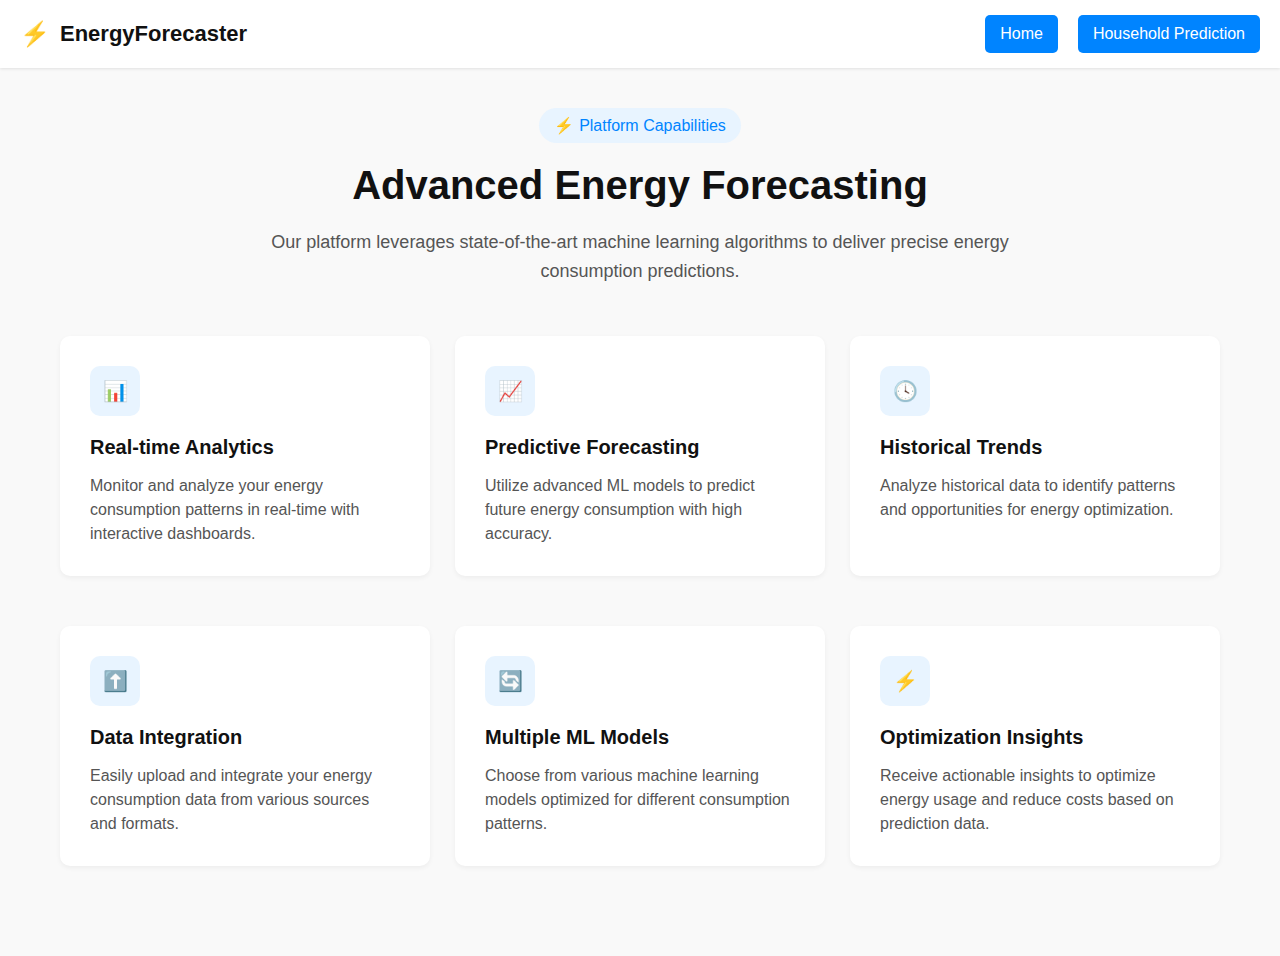
<file: home.html>
<!DOCTYPE html>
<html lang="en">
<head>
  <meta charset="UTF-8">
  <meta name="viewport" content="width=device-width, initial-scale=1.0">
  <title>EnergyForecaster</title>
  <style>
    * {
      margin: 0;
      padding: 0;
      box-sizing: border-box;
      font-family: 'Segoe UI', 'Roboto', 'Helvetica Neue', Arial, sans-serif;
    }
    
    body {
      background-color: #f9f9f9;
    }
    
    .navbar {
      display: flex;
      justify-content: space-between;
      align-items: center;
      padding: 15px 20px;
      background-color: white;
      box-shadow: 0 1px 3px rgba(0,0,0,0.1);
    }
    
    .logo {
      display: flex;
      align-items: center;
      gap: 10px;
    }
    
    .logo-icon {
      color: #0084ff;
      font-size: 24px;
    }
    
    .logo-text {
      font-size: 22px;
      font-weight: 600;
      color: #111;
    }
    
    .nav-links {
      display: flex;
      gap: 20px;
    }
    
    .nav-link {
      padding: 10px 15px;
      text-decoration: none;
      color: #333;
      border-radius: 5px;
      font-weight: 500;
    }
    
    .nav-link.active {
      background-color: #0084ff;
      color: white;
    }
    
    .container {
      max-width: 1200px;
      margin: 0 auto;
      padding: 40px 20px;
    }
    
    .section-header {
      text-align: center;
      margin-bottom: 20px;
    }
    
    .platform-tag {
      display: inline-flex;
      align-items: center;
      gap: 5px;
      background-color: #e8f4ff;
      color: #0084ff;
      padding: 8px 15px;
      border-radius: 20px;
      font-weight: 500;
      margin-bottom: 20px;
    }
    
    .main-heading {
      font-size: 40px;
      font-weight: 700;
      color: #111;
      margin-bottom: 20px;
    }
    
    .subheading {
      font-size: 18px;
      color: #555;
      line-height: 1.6;
      max-width: 800px;
      margin: 0 auto 50px;
      text-align: center;
    }
    
    .features-grid {
      display: grid;
      grid-template-columns: repeat(3, 1fr);
      gap: 25px;
      margin-bottom: 50px;
    }
    
    .feature-card {
      background-color: white;
      border-radius: 10px;
      padding: 30px;
      box-shadow: 0 2px 5px rgba(0,0,0,0.05);
    }
    
    .feature-icon {
      background-color: #e8f4ff;
      color: #0084ff;
      width: 50px;
      height: 50px;
      border-radius: 10px;
      display: flex;
      align-items: center;
      justify-content: center;
      font-size: 20px;
      margin-bottom: 20px;
    }
    
    .feature-title {
      font-size: 20px;
      font-weight: 600;
      color: #111;
      margin-bottom: 15px;
    }
    
    .feature-description {
      color: #555;
      line-height: 1.5;
    }
    
    .cta-button {
      display: block;
      width: fit-content;
      background-color: #0084ff;
      color: white;
      padding: 12px 25px;
      border-radius: 30px;
      font-weight: 500;
      text-decoration: none;
      margin: 0 auto;
      border: none;
      cursor: pointer;
      font-size: 16px;
    }
    
    .cta-button:hover {
      background-color: #0071e0;
    }
    
    @media (max-width: 768px) {
      .features-grid {
        grid-template-columns: 1fr;
      }
      
      .main-heading {
        font-size: 32px;
      }
    }
  </style>
</head>
<body>
  <nav class="navbar">
    <div class="logo">
      <span class="logo-icon">⚡</span>
      <span class="logo-text">EnergyForecaster</span>
    </div>
    <div class="nav-links">
      <a href="http://127.0.0.1:5500/home.html" class="nav-link active">Home</a>
     
      <a href="http://127.0.0.1:5000/" class="nav-link active">Household Prediction</a>
     
    </div>
  </nav>
  
  <div class="container">
    <div class="section-header">
      <div class="platform-tag">
        <span class="tag-icon">⚡</span>
        Platform Capabilities
      </div>
      <h1 class="main-heading">Advanced Energy Forecasting</h1>
      <p class="subheading">Our platform leverages state-of-the-art machine learning algorithms to deliver precise energy consumption predictions.</p>
    </div>
    
    <div class="features-grid">
      <div class="feature-card">
        <div class="feature-icon">📊</div>
        <h3 class="feature-title">Real-time Analytics</h3>
        <p class="feature-description">Monitor and analyze your energy consumption patterns in real-time with interactive dashboards.</p>
      </div>
      
      <div class="feature-card">
        <div class="feature-icon">📈</div>
        <h3 class="feature-title">Predictive Forecasting</h3>
        <p class="feature-description">Utilize advanced ML models to predict future energy consumption with high accuracy.</p>
      </div>
      
      <div class="feature-card">
        <div class="feature-icon">🕓</div>
        <h3 class="feature-title">Historical Trends</h3>
        <p class="feature-description">Analyze historical data to identify patterns and opportunities for energy optimization.</p>
      </div>
    </div>
    
    <div class="features-grid">
      <div class="feature-card">
        <div class="feature-icon">⬆️</div>
        <h3 class="feature-title">Data Integration</h3>
        <p class="feature-description">Easily upload and integrate your energy consumption data from various sources and formats.</p>
      </div>
      
      <div class="feature-card">
        <div class="feature-icon">🔄</div>
        <h3 class="feature-title">Multiple ML Models</h3>
        <p class="feature-description">Choose from various machine learning models optimized for different consumption patterns.</p>
      </div>
      
      <div class="feature-card">
        <div class="feature-icon">⚡</div>
        <h3 class="feature-title">Optimization Insights</h3>
        <p class="feature-description">Receive actionable insights to optimize energy usage and reduce costs based on prediction data.</p>
      </div>
    </div>
    
  
  </div>

  <script>
    // Navigation functionality
    document.querySelectorAll('.nav-link').forEach(link => {
      link.addEventListener('click', function() {
        document.querySelectorAll('.nav-link').forEach(item => {
          item.classList.remove('active');
        });
        this.classList.add('active');
      });
    });
    
    // Button functionality
    document.querySelector('.cta-button').addEventListener('click', function() {
      alert('Redirecting to Dashboard experience...');
    });
  </script>
</body>
</html>
</file>
